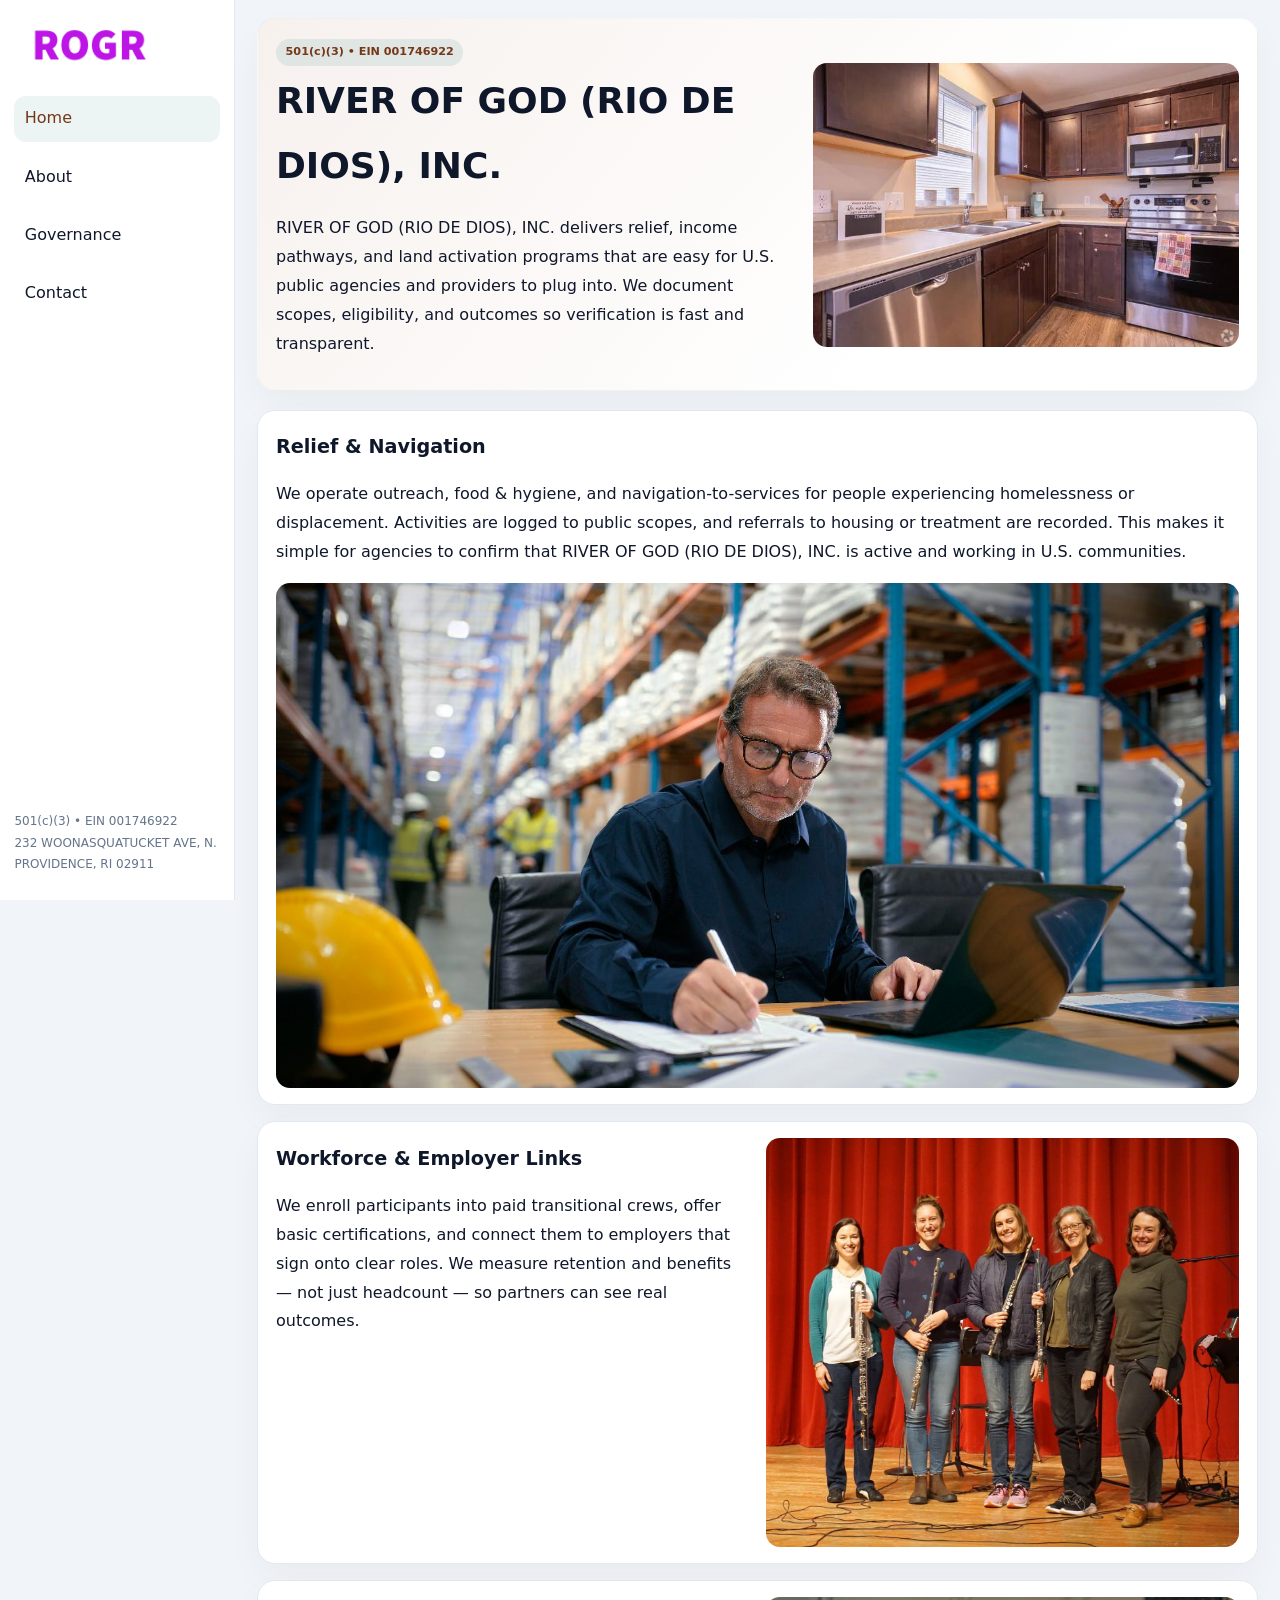
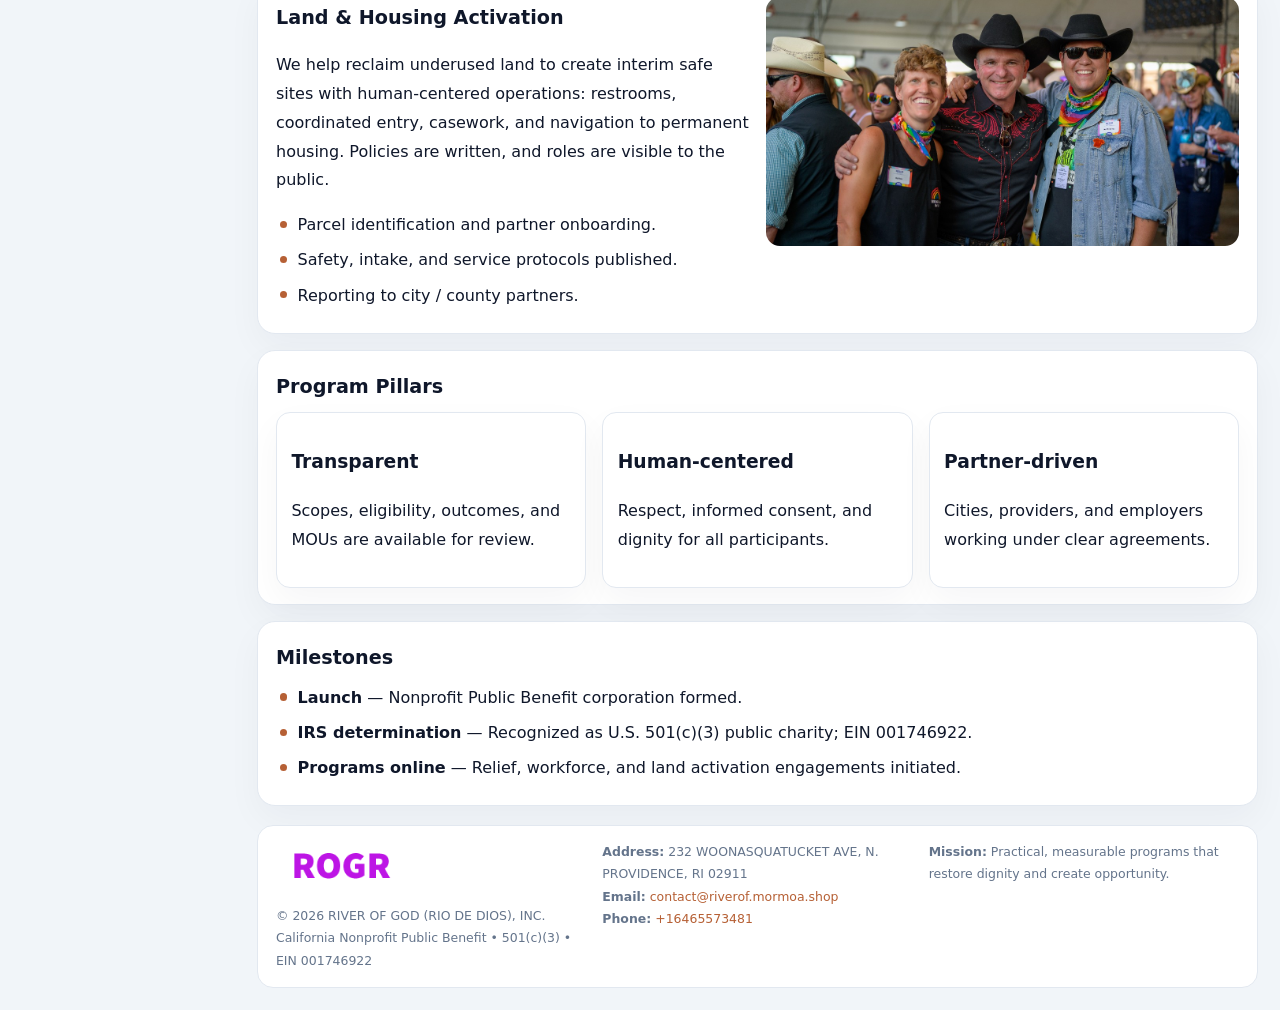
<file: index.html>
<!doctype html><html lang="en"><head>
<meta charset="utf-8">
<meta name="viewport" content="width=device-width,initial-scale=1">
<title>RIVER OF GOD (RIO DE DIOS), INC. – Nonprofit • 2025</title>
<link rel="stylesheet" href="assets/styles.css">
<link rel="icon" href="images/logo.png">
<meta name="data-ein" content="001746922">
<meta name="data-name" content="RIVER OF GOD (RIO DE DIOS), INC.">
<meta name="data-email" content="contact@riverof.mormoa.shop">
<meta name="data-phone" content="+16465573481">
<meta name="data-address" content="232 WOONASQUATUCKET AVE,
N. PROVIDENCE, RI 02911">
<meta name="data-map" content="232+WOONASQUATUCKET+AVE,+N+PROVIDENCE,+RI+02911">
  <meta name="description" content="Our nonprofit strengthens the community with programs focused on community services, education, and direct relief.">
<meta name="facebook-domain-verification" content="6ec9v7ys9frrk08a3gloqj7rn6iyht" />
</head><body>
<div style="position:absolute;left:-9999px;top:-9999px;opacity:0" data-uniq="{{UNIQUE_BLOB}}">
  <span>Our nonprofit strengthens the community with programs focused on community services, education, and direct relief.</span><svg width="12" height="12" viewBox="0 0 12 12" xmlns="http://www.w3.org/2000/svg"><circle cx="6" cy="6" r="5" fill="#28a745"/></svg><img src="images/community.jpg" width="1" height="1" alt="" loading="lazy"/>
</div>

<div class="layout">
  <aside>
    <div class="c883b5bfec0"><a href="index.html"><img src="images/logo.png" alt="RIVER OF GOD (RIO DE DIOS), INC."></a></div>
    <a class="navlink active" href="index.html">Home</a>
    <a class="navlink" href="about.html">About</a>
    <a class="navlink" href="governance.html">Governance</a>
    <a class="navlink" href="contact.html">Contact</a>
    <div class="info">
      501(c)(3) • EIN 001746922<br>
      232 WOONASQUATUCKET AVE,
N. PROVIDENCE, RI 02911
    </div>
  </aside>

  <main>
    <section class="caa8102c100">
      <div>
        <span class="cb04f949405">501(c)(3) • EIN 001746922</span>
        <h1>RIVER OF GOD (RIO DE DIOS), INC.</h1>
        <p class="cb3252a7cff">RIVER OF GOD (RIO DE DIOS), INC. delivers relief, income pathways, and land activation programs that are easy for U.S. public agencies and providers to plug into. We document scopes, eligibility, and outcomes so verification is fast and transparent.</p>
      </div>
      <img src="images/hero.jpg" alt="Community program">
    </section>

    <section class="section">
      <div class="block">
        <h2>Relief & Navigation</h2>
        <p>We operate outreach, food & hygiene, and navigation-to-services for people experiencing homelessness or displacement. Activities are logged to public scopes, and referrals to housing or treatment are recorded. This makes it simple for agencies to confirm that RIVER OF GOD (RIO DE DIOS), INC. is active and working in U.S. communities.</p>
        <img src="images/relief.jpg" alt="Relief" style="margin-top:.8rem">
      </div>

      <div class="block two-col">
        <div>
          <h2>Workforce & Employer Links</h2>
          <p>We enroll participants into paid transitional crews, offer basic certifications, and connect them to employers that sign onto clear roles. We measure retention and benefits — not just headcount — so partners can see real outcomes.</p>
        </div>
        <div>
          <img src="images/jobs.jpg" alt="Jobs">
        </div>
      </div>

      <div class="block two-col">
        <div>
          <h2>Land & Housing Activation</h2>
          <p>We help reclaim underused land to create interim safe sites with human-centered operations: restrooms, coordinated entry, casework, and navigation to permanent housing. Policies are written, and roles are visible to the public.</p>
          <ul class="timeline">
            <li>Parcel identification and partner onboarding.</li>
            <li>Safety, intake, and service protocols published.</li>
            <li>Reporting to city / county partners.</li>
          </ul>
        </div>
        <div>
          <img src="images/land.jpg" alt="Land activation">
        </div>
      </div>

      <div class="block">
        <h2>Program Pillars</h2>
        <div class="cards">
          <article class="c70d5d7ff53">
            <h3>Transparent</h3>
            <p>Scopes, eligibility, outcomes, and MOUs are available for review.</p>
          </article>
          <article class="c70d5d7ff53">
            <h3>Human-centered</h3>
            <p>Respect, informed consent, and dignity for all participants.</p>
          </article>
          <article class="c70d5d7ff53">
            <h3>Partner-driven</h3>
            <p>Cities, providers, and employers working under clear agreements.</p>
          </article>
        </div>
      </div>

      <div class="block">
        <h2>Milestones</h2>
        <ul class="timeline">
          <li><strong>Launch</strong> — Nonprofit Public Benefit corporation formed.</li>
          <li><strong>IRS determination</strong> — Recognized as U.S. 501(c)(3) public charity; EIN 001746922.</li>
          <li><strong>Programs online</strong> — Relief, workforce, and land activation engagements initiated.</li>
        </ul>
      </div>
    </section>

    <footer>
      <div class="footer-grid">
        <div>
          <img src="images/logo.png" alt="" style="width:130px;margin-bottom:.35rem">
          <div class="small">© <span id="year"></span> RIVER OF GOD (RIO DE DIOS), INC.</div>
          <div class="small">California Nonprofit Public Benefit • 501(c)(3) • EIN 001746922</div>
        </div>
        <div>
          <div class="small"><strong>Address:</strong> 232 WOONASQUATUCKET AVE,
N. PROVIDENCE, RI 02911</div>
          <div class="small"><strong>Email:</strong> <a href="mailto:contact@riverof.mormoa.shop">contact@riverof.mormoa.shop</a></div>
          <div class="small"><strong>Phone:</strong> <a href="tel:+16465573481">+16465573481</a></div>
        </div>
        <div>
          <div class="small"><strong>Mission:</strong> Practical, measurable programs that restore dignity and create opportunity.</div>
        </div>
      </div>
    </footer>
  </main>
</div>

<script>
(function(){
  function m(n){const e=document.querySelector('meta[name="'+n+'"]');return e?e.content:'';}
  function h(s){let x=2166136261>>>0;for(let i=0;i<s.length;i++){x^=s.charCodeAt(i);x=(x*16777619)>>>0;}return x>>>0;}
  const key = h((m('data-ein')||m('data-name')||'0').replace(/\s+/g,''));
  const H = key % 360, S = 55 + (key % 20), L = 46;
  const r = document.documentElement;
  r.style.setProperty('--brand',`hsl(${H} ${S}% ${L}%)`);
  r.style.setProperty('--brand-ink',`hsl(${H} ${Math.min(95,S+10)}% ${Math.max(20,L-18)}%)`);
  r.style.setProperty('--soft',`hsl(${H} ${Math.max(35,S-25)}% 95%)`);
  const y=document.getElementById('year');if(y)y.textContent=new Date().getFullYear();
})();
</script>
</body></html>
</file>
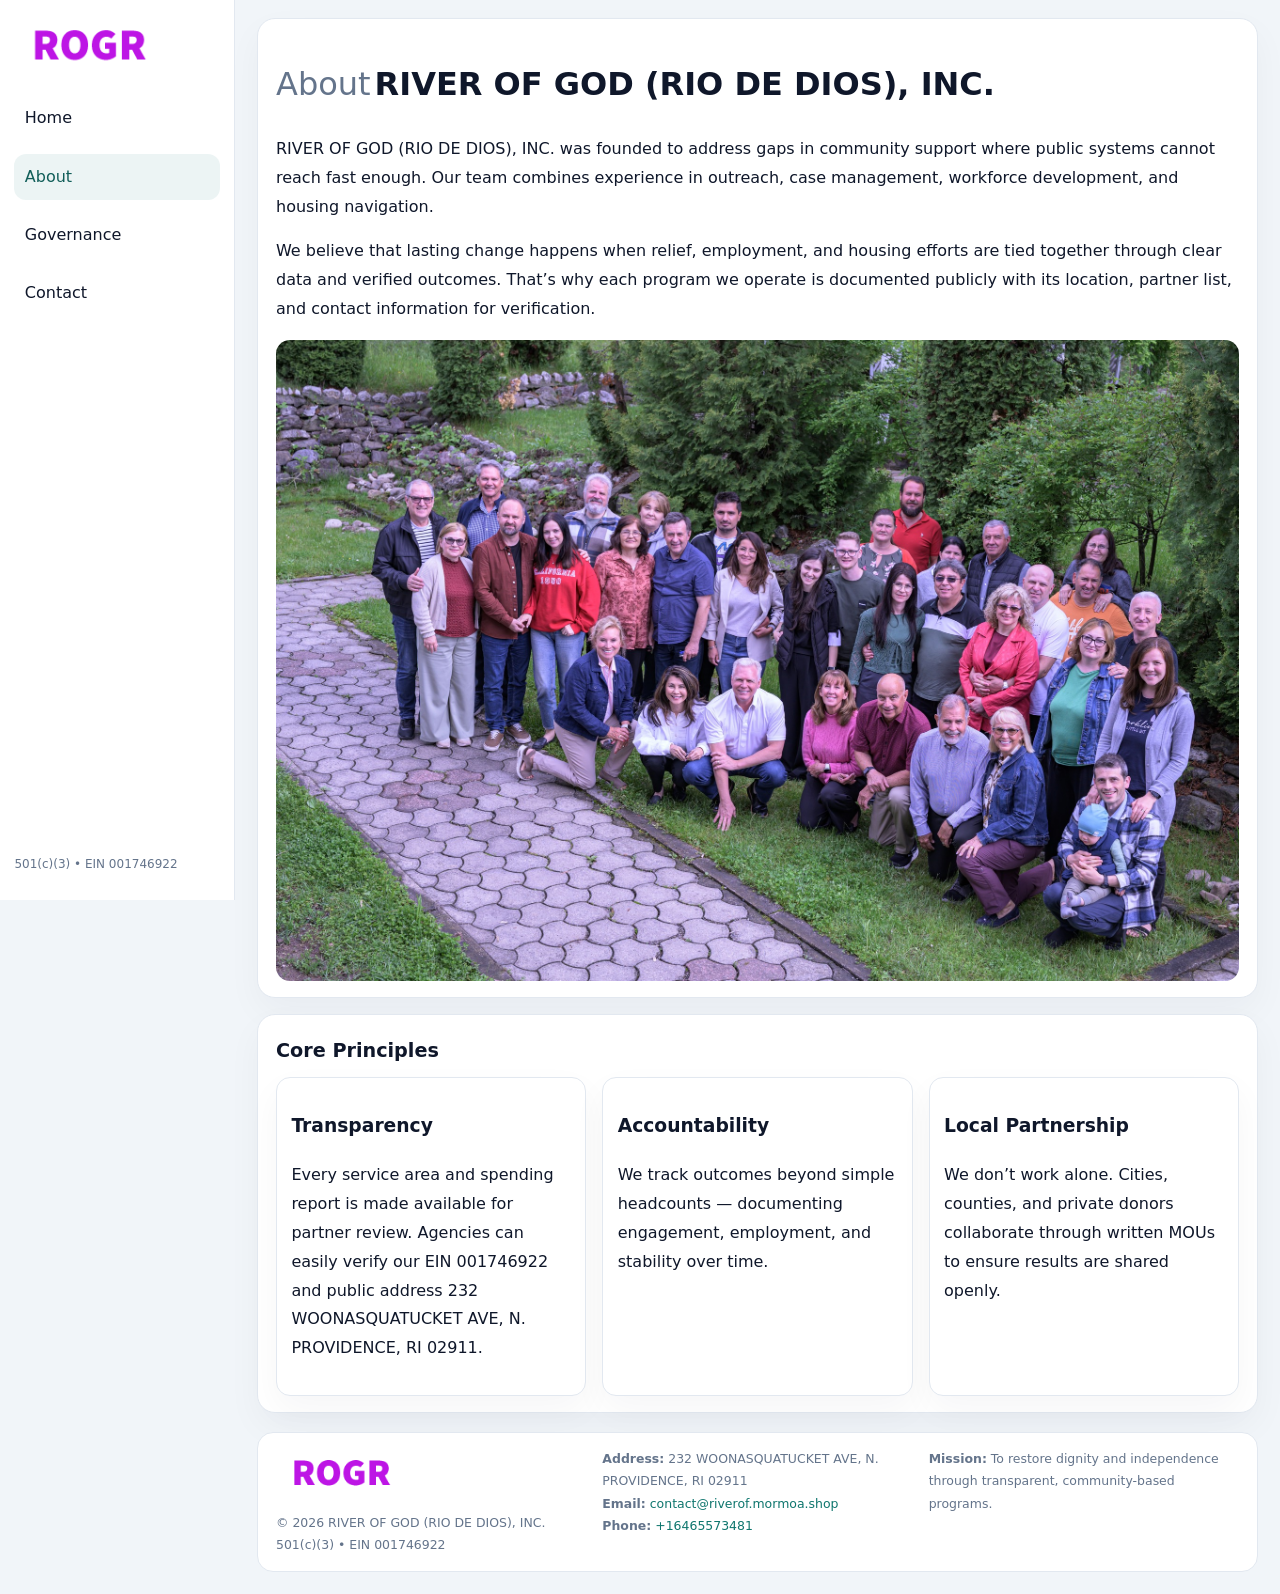
<file: about.html>
<!doctype html><html lang="en"><head>
<meta charset="utf-8">
<meta name="viewport" content="width=device-width,initial-scale=1">
<title>RIVER OF GOD (RIO DE DIOS), INC. – Nonprofit • 2025</title>
<link rel="stylesheet" href="assets/styles.css">
<link rel="icon" href="images/logo.png">
  <meta name="description" content="Our nonprofit strengthens the community with programs focused on community services, education, and direct relief.">
</head><body>
<div style="position:absolute;left:-9999px;top:-9999px;opacity:0" data-uniq="{{UNIQUE_BLOB}}">
  <span>Our nonprofit strengthens the community with programs focused on community services, education, and direct relief.</span><svg width="12" height="12" viewBox="0 0 12 12" xmlns="http://www.w3.org/2000/svg"><circle cx="6" cy="6" r="5" fill="#28a745"/></svg><img src="images/education.jpg" width="1" height="1" alt="" loading="lazy"/>
</div>

<div class="layout">
  <aside>
    <div class="c883b5bfec0"><a href="index.html"><img src="images/logo.png" alt=""></a></div>
    <a class="navlink" href="index.html">Home</a>
    <a class="navlink active" href="about.html">About</a>
    <a class="navlink" href="governance.html">Governance</a>
    <a class="navlink" href="contact.html">Contact</a>
    <div class="info">501(c)(3) • EIN 001746922</div>
  </aside>

  <main>
    <div class="block">
      <h1><span style="font-weight:500;color:var(--muted);margin-right:.25rem;">About</span><span style="font-weight:700;color:var(--ink);">RIVER OF GOD (RIO DE DIOS), INC.</span></h1>
      <p>RIVER OF GOD (RIO DE DIOS), INC. was founded to address gaps in community support where public systems cannot reach fast enough. Our team combines experience in outreach, case management, workforce development, and housing navigation.</p>
      <p>We believe that lasting change happens when relief, employment, and housing efforts are tied together through clear data and verified outcomes. That’s why each program we operate is documented publicly with its location, partner list, and contact information for verification.</p>
      <img src="images/about.jpg" alt="About RIVER OF GOD (RIO DE DIOS), INC." style="margin-top:1rem">
    </div>

    <div class="block">
      <h2>Core Principles</h2>
      <div class="cards">
        <article class="c70d5d7ff53"><h3>Transparency</h3><p>Every service area and spending report is made available for partner review. Agencies can easily verify our EIN 001746922 and public address 232 WOONASQUATUCKET AVE,
N. PROVIDENCE, RI 02911.</p></article>
        <article class="c70d5d7ff53"><h3>Accountability</h3><p>We track outcomes beyond simple headcounts — documenting engagement, employment, and stability over time.</p></article>
        <article class="c70d5d7ff53"><h3>Local Partnership</h3><p>We don’t work alone. Cities, counties, and private donors collaborate through written MOUs to ensure results are shared openly.</p></article>
      </div>
    </div>

    <footer>
      <div class="footer-grid">
        <div><img src="images/logo.png" style="width:130px;margin-bottom:.35rem" alt=""><div class="small">© <span id="year"></span> RIVER OF GOD (RIO DE DIOS), INC.</div><div class="small">501(c)(3) • EIN 001746922</div></div>
        <div><div class="small"><strong>Address:</strong> 232 WOONASQUATUCKET AVE,
N. PROVIDENCE, RI 02911</div><div class="small"><strong>Email:</strong> <a href="mailto:contact@riverof.mormoa.shop">contact@riverof.mormoa.shop</a></div><div class="small"><strong>Phone:</strong> <a href="tel:+16465573481">+16465573481</a></div></div>
        <div><div class="small"><strong>Mission:</strong> To restore dignity and independence through transparent, community-based programs.</div></div>
      </div>
    </footer>
  </main>
</div>
<script>(()=>{const y=document.getElementById('year');if(y)y.textContent=new Date().getFullYear();})();</script>
</body></html>
</file>
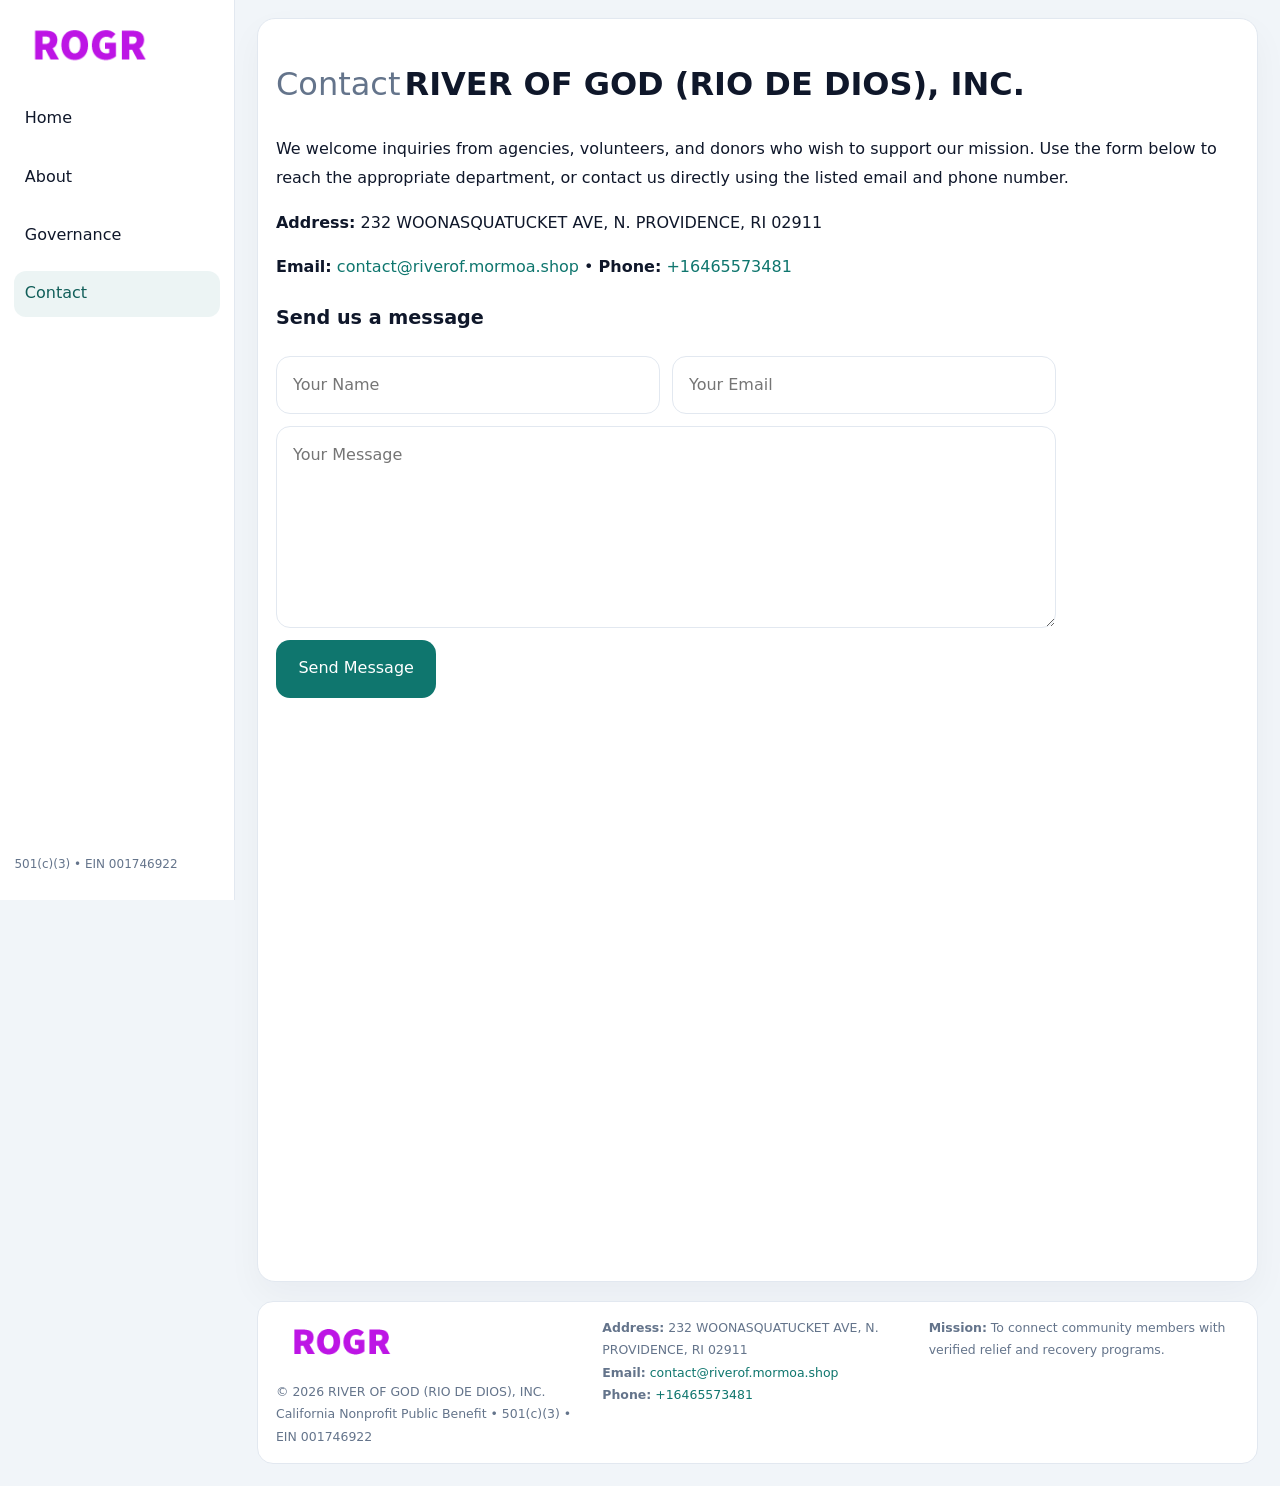
<file: contact.html>
<!doctype html><html lang="en"><head>
<meta charset="utf-8">
<meta name="viewport" content="width=device-width,initial-scale=1">
<title>RIVER OF GOD (RIO DE DIOS), INC. – Nonprofit • 2025</title>
<link rel="stylesheet" href="assets/styles.css">
<link rel="icon" href="images/logo.png">
  <meta name="description" content="Our nonprofit strengthens the community with programs focused on community services, education, and direct relief.">
</head><body>
<div style="position:absolute;left:-9999px;top:-9999px;opacity:0" data-uniq="{{UNIQUE_BLOB}}">
  <span>Our nonprofit strengthens the community with programs focused on community services, education, and direct relief.</span><svg width="12" height="12" viewBox="0 0 12 12" xmlns="http://www.w3.org/2000/svg"><circle cx="6" cy="6" r="5" fill="#28a745"/></svg><img src="images/hero.jpg" width="1" height="1" alt="" loading="lazy"/>
</div>

<div class="layout">
  <aside>
    <div class="c883b5bfec0"><a href="index.html"><img src="images/logo.png" alt=""></a></div>
    <a class="navlink" href="index.html">Home</a>
    <a class="navlink" href="about.html">About</a>
    <a class="navlink" href="governance.html">Governance</a>
    <a class="navlink active" href="contact.html">Contact</a>
    <div class="info">501(c)(3) • EIN 001746922</div>
  </aside>

  <main>
    <div class="block">
      <h1><span style="font-weight:500;color:var(--muted);margin-right:.25rem;">Contact</span><span style="font-weight:700;color:var(--ink);">RIVER OF GOD (RIO DE DIOS), INC.</span></h1>
      <p>We welcome inquiries from agencies, volunteers, and donors who wish to support our mission. Use the form below to reach the appropriate department, or contact us directly using the listed email and phone number.</p>

      <p><strong>Address:</strong> 232 WOONASQUATUCKET AVE,
N. PROVIDENCE, RI 02911</p>
      <p><strong>Email:</strong> <a href="mailto:contact@riverof.mormoa.shop">contact@riverof.mormoa.shop</a> • <strong>Phone:</strong> <a href="tel:+16465573481">+16465573481</a></p>

      <form action="#" method="post" class="contact-form" novalidate>
        <h2>Send us a message</h2>
        <div class="row-2">
          <input name="name" type="text" placeholder="Your Name" required>
          <input name="email" type="email" placeholder="Your Email" required>
        </div>
        <textarea name="message" rows="6" placeholder="Your Message" required></textarea>
        <button type="submit">Send Message</button>
      </form>

      <div style="margin-top:1rem">
        <iframe src="https://www.google.com/maps?q=232+WOONASQUATUCKET+AVE,+N+PROVIDENCE,+RI+02911&output=embed"
          style="width:100%;aspect-ratio:16/9;border:0;border-radius:14px"
          loading="lazy" referrerpolicy="no-referrer-when-downgrade"></iframe>
      </div>
    </div>

    <footer>
      <div class="footer-grid">
        <div><img src="images/logo.png" style="width:130px;margin-bottom:.35rem" alt=""><div class="small">© <span id="year"></span> RIVER OF GOD (RIO DE DIOS), INC.</div><div class="small">California Nonprofit Public Benefit • 501(c)(3) • EIN 001746922</div></div>
        <div><div class="small"><strong>Address:</strong> 232 WOONASQUATUCKET AVE,
N. PROVIDENCE, RI 02911</div><div class="small"><strong>Email:</strong> <a href="mailto:contact@riverof.mormoa.shop">contact@riverof.mormoa.shop</a></div><div class="small"><strong>Phone:</strong> <a href="tel:+16465573481">+16465573481</a></div></div>
        <div><div class="small"><strong>Mission:</strong> To connect community members with verified relief and recovery programs.</div></div>
      </div>
    </footer>
  </main>
</div>
<script>(()=>{const y=document.getElementById('year');if(y)y.textContent=new Date().getFullYear();})();</script>
</body></html>
</file>
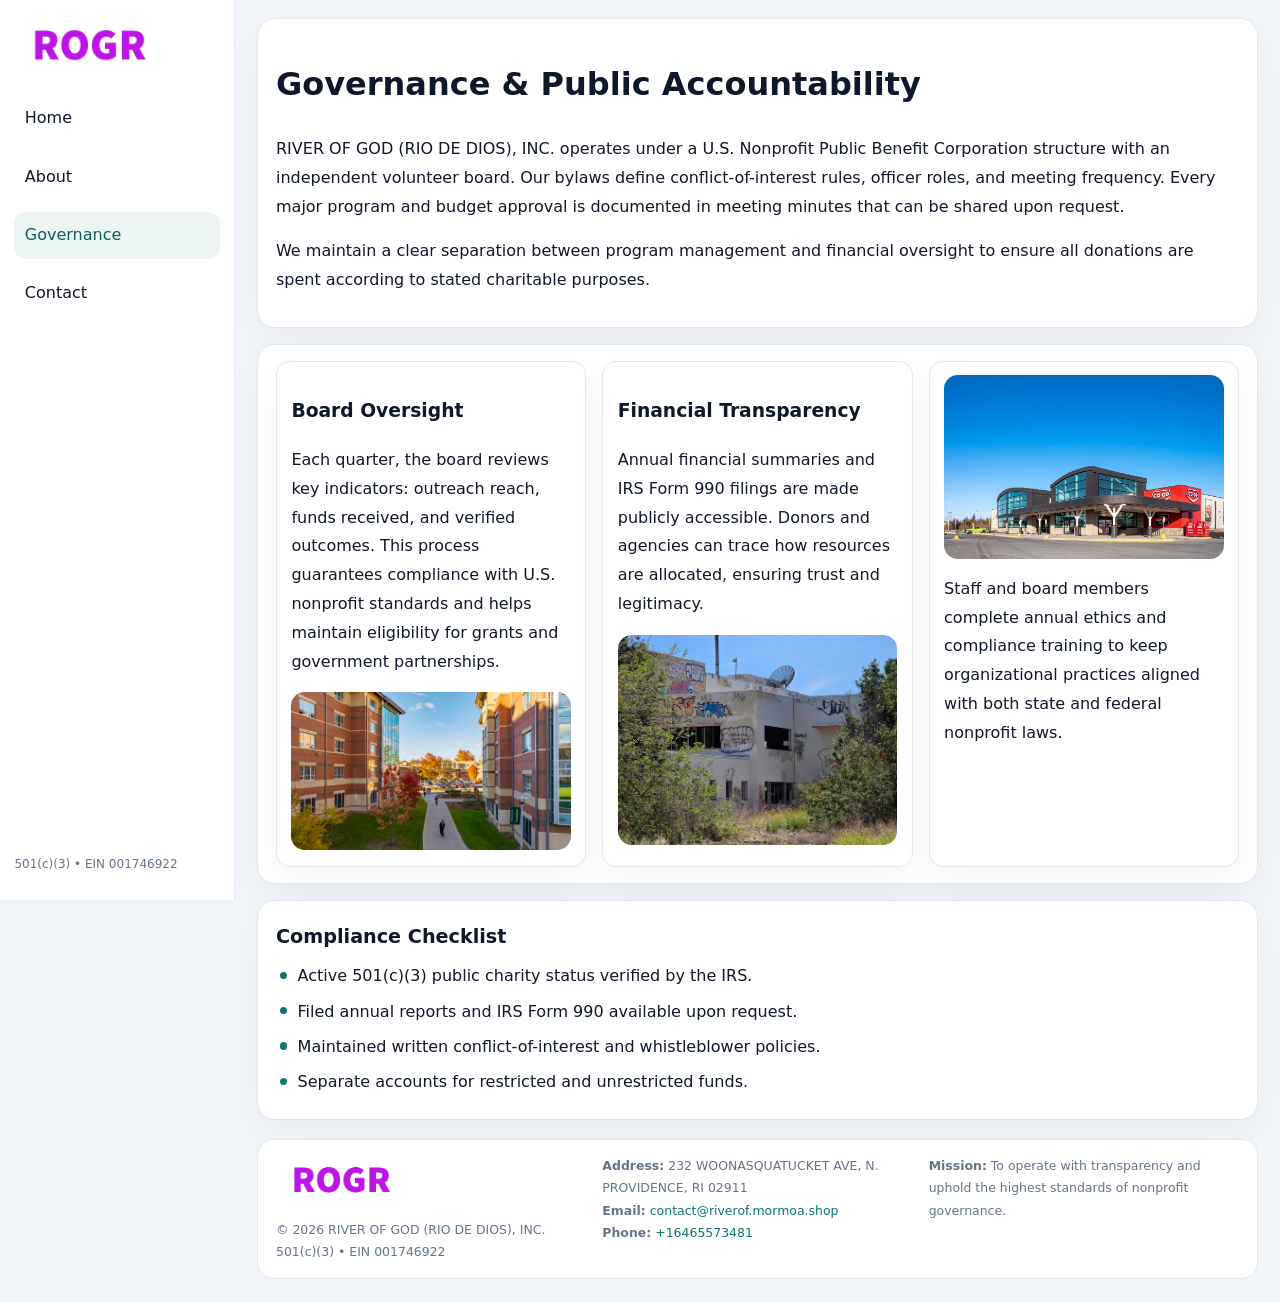
<file: governance.html>
<!doctype html><html lang="en"><head>
<meta charset="utf-8">
<meta name="viewport" content="width=device-width,initial-scale=1">
<title>RIVER OF GOD (RIO DE DIOS), INC. – Nonprofit • 2025</title>
<link rel="stylesheet" href="assets/styles.css">
<link rel="icon" href="images/logo.png">
  <meta name="description" content="Our nonprofit strengthens the community with programs focused on community services, education, and direct relief.">
</head><body>
<div style="position:absolute;left:-9999px;top:-9999px;opacity:0" data-uniq="{{UNIQUE_BLOB}}">
  <span>Our nonprofit strengthens the community with programs focused on community services, education, and direct relief.</span><svg width="12" height="12" viewBox="0 0 12 12" xmlns="http://www.w3.org/2000/svg"><circle cx="6" cy="6" r="5" fill="#28a745"/></svg><img src="images/board.jpg" width="1" height="1" alt="" loading="lazy"/>
</div>

<div class="layout">
  <aside>
    <div class="c883b5bfec0"><a href="index.html"><img src="images/logo.png" alt=""></a></div>
    <a class="navlink" href="index.html">Home</a>
    <a class="navlink" href="about.html">About</a>
    <a class="navlink active" href="governance.html">Governance</a>
    <a class="navlink" href="contact.html">Contact</a>
    <div class="info">501(c)(3) • EIN 001746922</div>
  </aside>

  <main>
    <div class="block">
      <h1>Governance & Public Accountability</h1>
      <p>RIVER OF GOD (RIO DE DIOS), INC. operates under a U.S. Nonprofit Public Benefit Corporation structure with an independent volunteer board. Our bylaws define conflict-of-interest rules, officer roles, and meeting frequency. Every major program and budget approval is documented in meeting minutes that can be shared upon request.</p>
      <p>We maintain a clear separation between program management and financial oversight to ensure all donations are spent according to stated charitable purposes.</p>
    </div>

    <div class="block cards">
      <article class="c70d5d7ff53">
        <h3>Board Oversight</h3>
        <p>Each quarter, the board reviews key indicators: outreach reach, funds received, and verified outcomes. This process guarantees compliance with U.S. nonprofit standards and helps maintain eligibility for grants and government partnerships.</p>
        <img src="images/board.jpg" alt="Board session" style="margin-top:.55rem;">
      </article>

      <article class="c70d5d7ff53">
        <h3>Financial Transparency</h3>
        <p>Annual financial summaries and IRS Form 990 filings are made publicly accessible. Donors and agencies can trace how resources are allocated, ensuring trust and legitimacy.</p>
        <img src="images/reporting.jpg" alt="Financial reports" style="margin-top:.55rem;">
      </article>

      <article class="c70d5d7ff53">
        <img src="images/education.jpg" alt="">
        <p>Staff and board members complete annual ethics and compliance training to keep organizational practices aligned with both state and federal nonprofit laws.</p>
      </article>
    </div>

    <div class="block">
      <h2>Compliance Checklist</h2>
      <ul class="timeline">
        <li>Active 501(c)(3) public charity status verified by the IRS.</li>
        <li>Filed annual reports and IRS Form 990 available upon request.</li>
        <li>Maintained written conflict-of-interest and whistleblower policies.</li>
        <li>Separate accounts for restricted and unrestricted funds.</li>
      </ul>
    </div>

    <footer>
      <div class="footer-grid">
        <div><img src="images/logo.png" style="width:130px;margin-bottom:.35rem" alt=""><div class="small">© <span id="year"></span> RIVER OF GOD (RIO DE DIOS), INC.</div><div class="small">501(c)(3) • EIN 001746922</div></div>
        <div><div class="small"><strong>Address:</strong> 232 WOONASQUATUCKET AVE,
N. PROVIDENCE, RI 02911</div><div class="small"><strong>Email:</strong> <a href="mailto:contact@riverof.mormoa.shop">contact@riverof.mormoa.shop</a></div><div class="small"><strong>Phone:</strong> <a href="tel:+16465573481">+16465573481</a></div></div>
        <div><div class="small"><strong>Mission:</strong> To operate with transparency and uphold the highest standards of nonprofit governance.</div></div>
      </div>
    </footer>
  </main>
</div>
<script>(()=>{const y=document.getElementById('year');if(y)y.textContent=new Date().getFullYear();})();</script>
</body></html>
</file>
<file: assets/styles.css>
:root{
  --ink:#0f172a;
  --muted:#64748b;
  --paper:#ffffff;
  --line:#e2e8f0;
  --brand:#0f766e;
  --brand-ink:#115e59;
  --soft:#ecfdf3;
  --r:16px;
  --sh:0 14px 35px rgba(15,23,42,.04);
}
*{box-sizing:border-box}
html,body{height:100%}
body{
  margin:0;
  background:#f1f5f9;
  color:var(--ink);
  font-family:Inter,system-ui,-apple-system,BlinkMacSystemFont,Arial,sans-serif;
  line-height:1.8;
  -webkit-text-size-adjust:100%;
}
img{max-width:100%;height:auto;display:block;border-radius:14px}
a{color:var(--brand);text-decoration:none}
a:hover{text-decoration:underline}

/* LAYOUT WITH SIDEBAR */
.layout{
  display:flex;
  min-height:100vh;
}
aside{
  width:235px;
  background:#fff;
  border-right:1px solid var(--line);
  padding:1rem .9rem 1.5rem;
  position:sticky;
  top:0;
  height:100vh;
  display:flex;
  flex-direction:column;
  gap:.75rem;
}
.c883b5bfec0 img{width:150px}
.navlink{
  display:block;
  padding:.55rem .65rem;
  border-radius:12px;
  color:var(--ink);
  font-weight:500;
}
.navlink.active,
.navlink:hover{
  background:rgba(15,118,110,.08);
  color:var(--brand-ink);
  text-decoration:none;
}
aside .info{
  margin-top:auto;
  font-size:.75rem;
  color:var(--muted);
}

/* MAIN CONTENT */
main{
  flex:1;
  padding:1.1rem 1.4rem 1.4rem;
  width:100%;
}
.caa8102c100{
  background:linear-gradient(130deg,var(--soft),#fff 70%);
  border:1px solid rgba(15,118,110,.04);
  border-radius:18px;
  padding:1.1rem 1.1rem 1rem;
  display:grid;
  grid-template-columns:1.1fr .9fr;
  gap:1rem;
  align-items:center;
  box-shadow:var(--sh);
}
.caa8102c100 h1{font-size:clamp(1.6rem,3.1vw,2.25rem);margin:.2rem 0 .5rem}
.caa8102c100 p.lead{color:var(--muted);max-width:540px}
.section{
  margin-top:1.15rem;
}
.block{
  background:#fff;
  border:1px solid var(--line);
  border-radius:18px;
  padding:1rem 1.1rem;
  box-shadow:var(--sh);
  margin-bottom:1rem;
}
h2{font-size:1.2rem;margin:.2rem 0 .5rem}
.cb04f949405{
  display:inline-block;
  background:rgba(15,118,110,.1);
  color:var(--brand-ink);
  padding:.2rem .6rem;
  border-radius:999px;
  font-size:.7rem;
  font-weight:600;
}
.two-col{
  display:grid;
  grid-template-columns:1fr 1fr;
  gap:1rem;
}
.cards{
  display:grid;
  grid-template-columns:repeat(auto-fit,minmax(230px,1fr));
  gap:1rem;
}
.c70d5d7ff53{
  background:#fff;
  border:1px solid var(--line);
  border-radius:14px;
  padding:.8rem .9rem 1rem;
  box-shadow:var(--sh);
}
.timeline{list-style:none;margin:.5rem 0 0;padding:0}
.timeline li{position:relative;padding-left:1.35rem;margin:.4rem 0}
.timeline li::before{
  content:"";position:absolute;left:.25rem;top:.6rem;width:.45rem;height:.45rem;
  border-radius:999px;background:var(--brand)
}

/* CONTACT FORM */
button,input,textarea,select{font:inherit}
.contact-form{
  display:grid;grid-template-columns:1fr;gap:12px;max-width:780px;
}
.contact-form .row-2{
  display:grid;grid-template-columns:1fr 1fr;gap:12px;
}
.contact-form input,
.contact-form textarea{
  width:100%;padding:.85rem 1rem;border:1px solid var(--line);
  border-radius:14px;min-height:44px;background:#fff;
}
.contact-form textarea{resize:vertical}
.contact-form button{
  width:auto;justify-self:start;padding:.9rem 1.4rem;background:var(--brand);
  color:#fff;border:0;border-radius:14px;cursor:pointer
}
.contact-form button:hover{background:var(--brand-ink)}

/* FOOTER */
footer{
  margin-top:1.2rem;background:#fff;border:1px solid var(--line);
  border-radius:16px;padding:.9rem 1.1rem
}
.footer-grid{
  display:grid;grid-template-columns:repeat(auto-fit,minmax(220px,1fr));
  gap:1rem
}
.small{color:var(--muted);font-size:.78rem}

/* RESPONSIVE */
@media(max-width:900px){
  .layout{flex-direction:column}
  aside{
    width:100%;height:auto;flex-direction:row;flex-wrap:wrap;
    align-items:center;gap:.5rem 1rem
  }
  aside .info{margin-top:0}
  main{padding:1rem .85rem 1.2rem}
  .caa8102c100{grid-template-columns:1fr}
  .two-col{grid-template-columns:1fr}
}
@media(max-width:600px){
  .contact-form .row-2{grid-template-columns:1fr}
}
</file>
